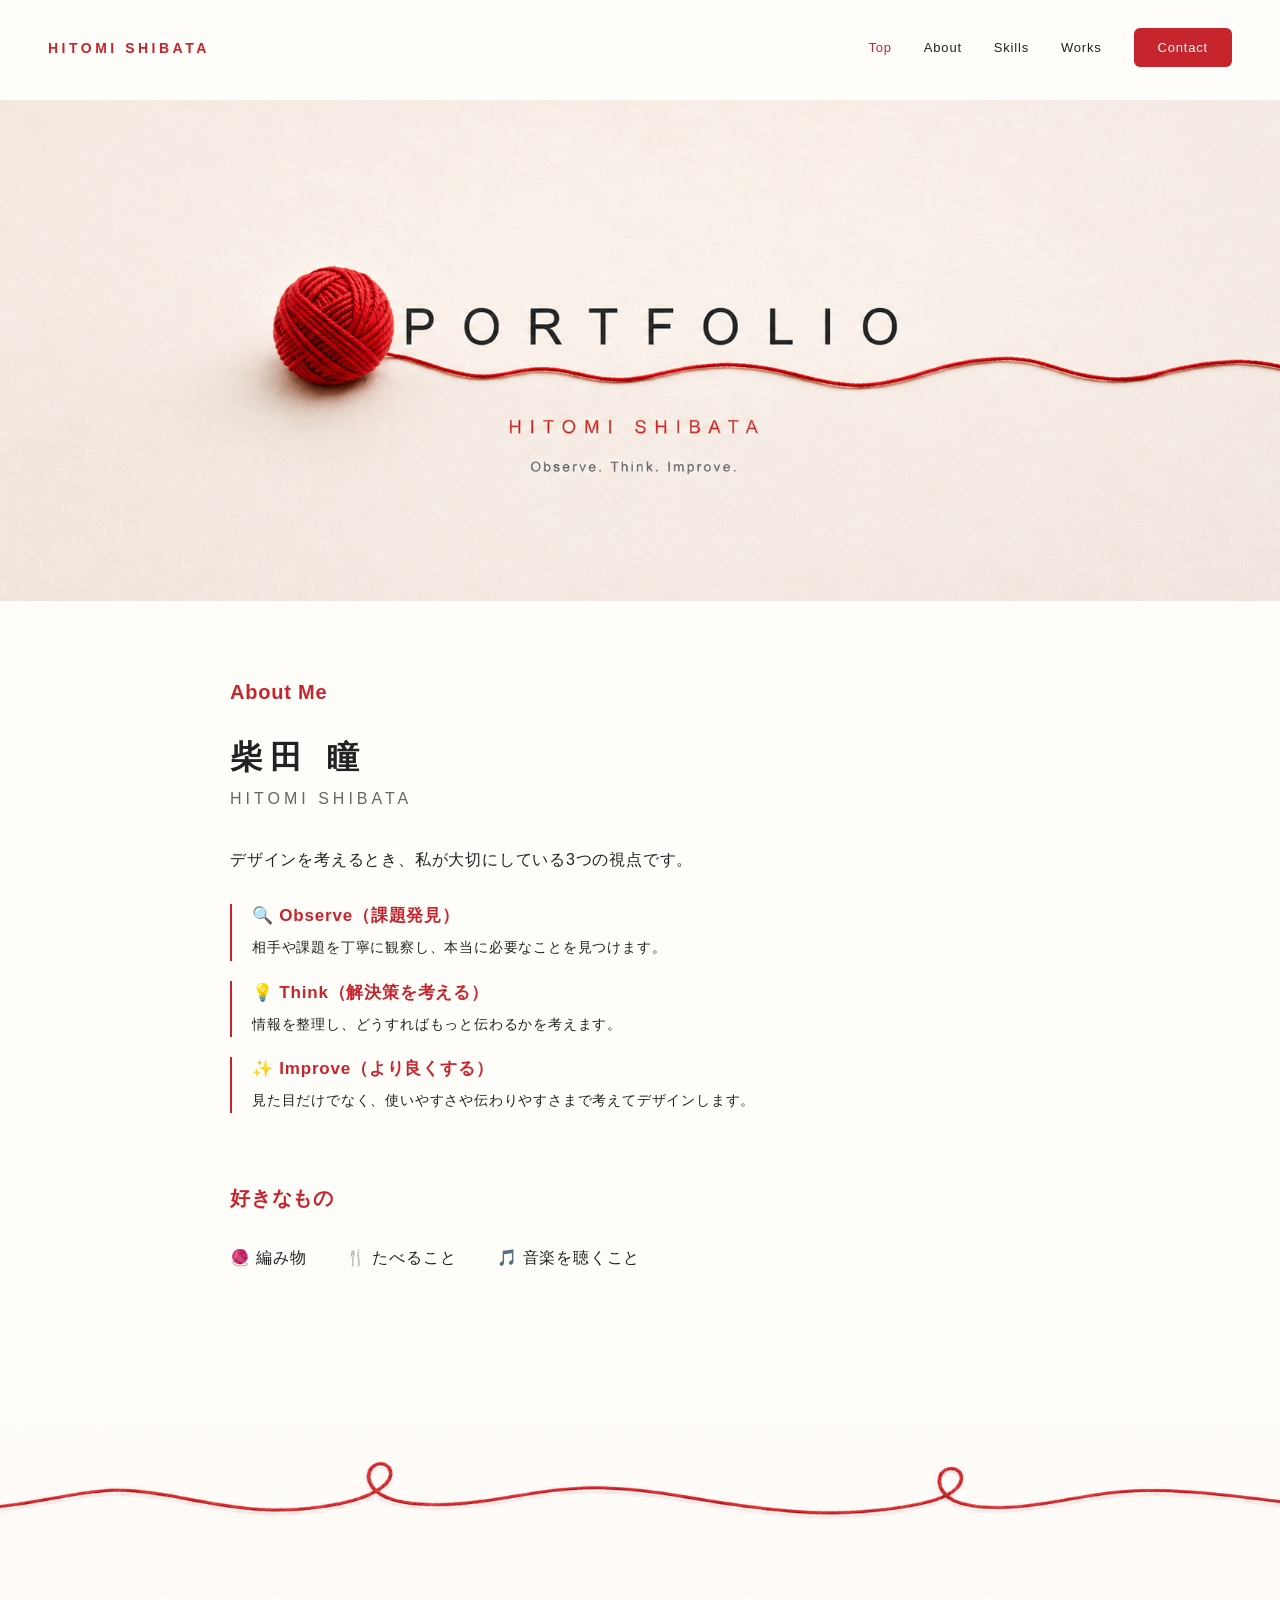
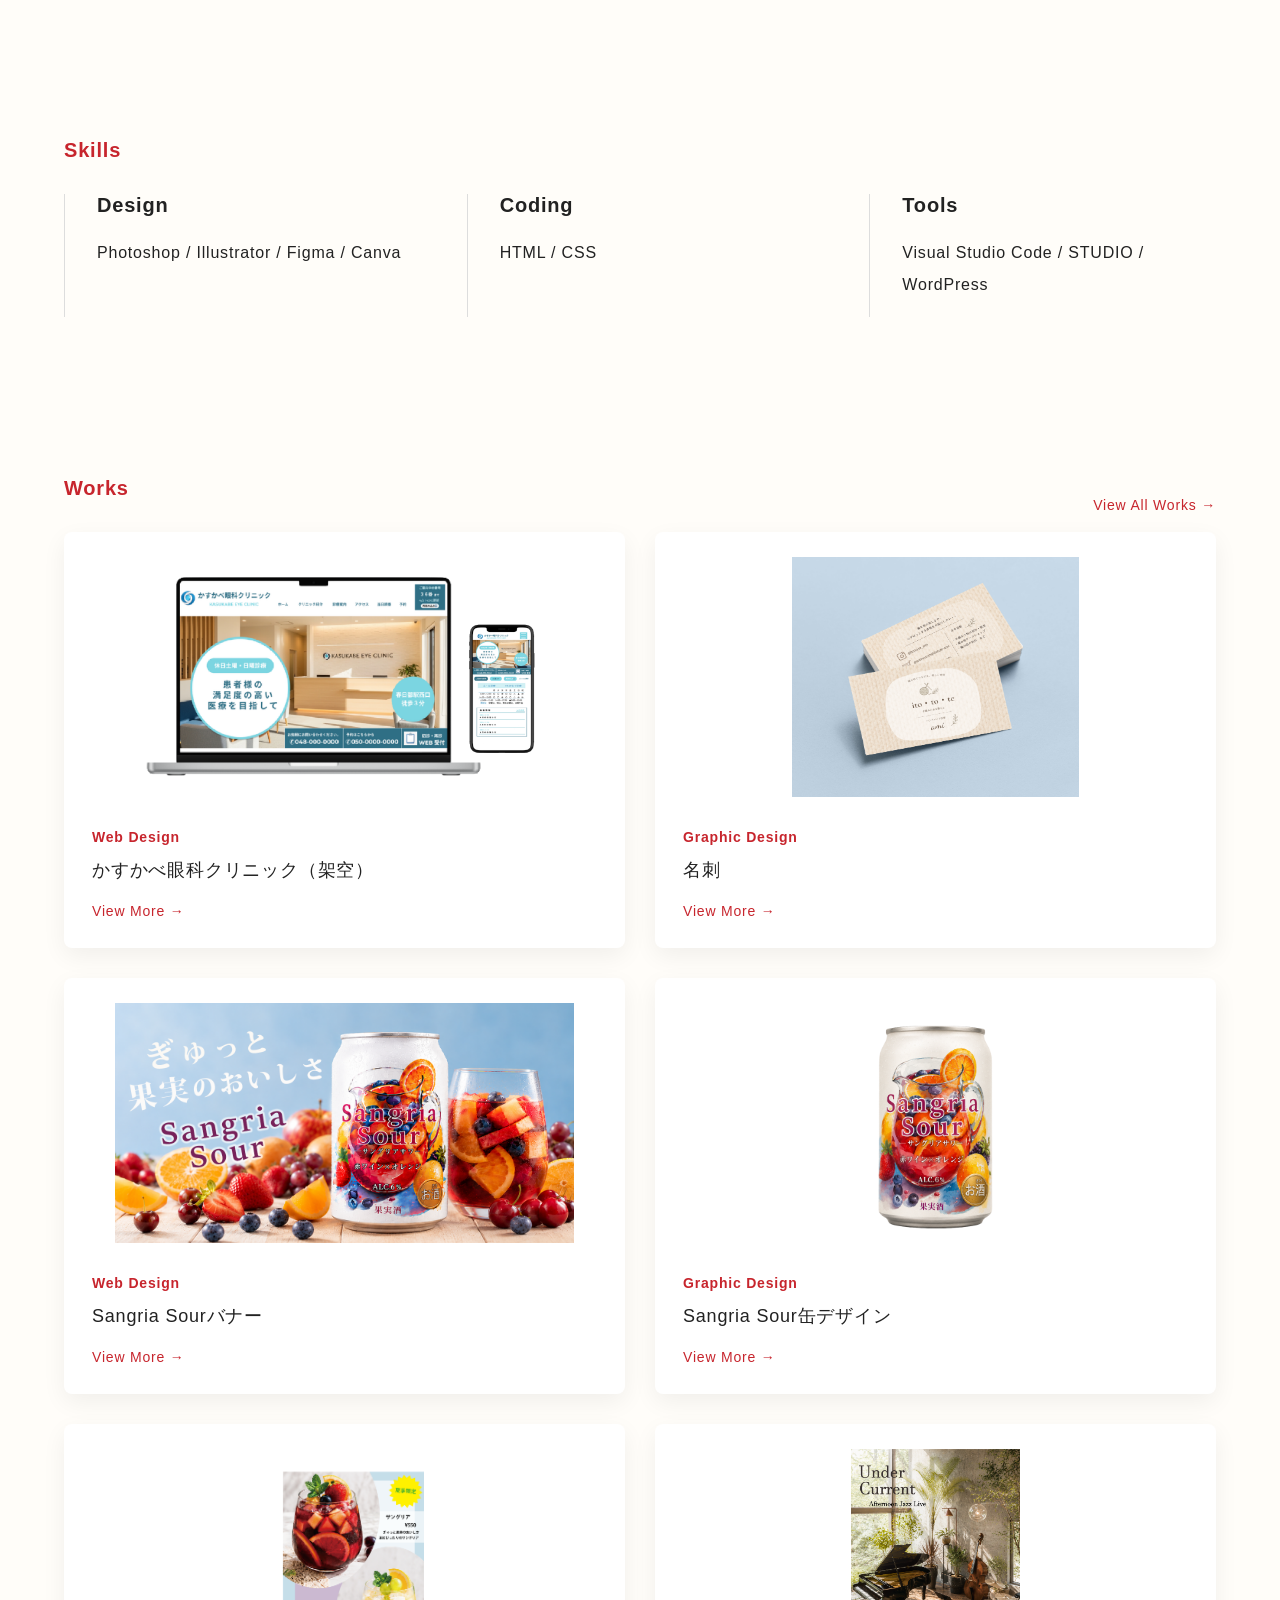
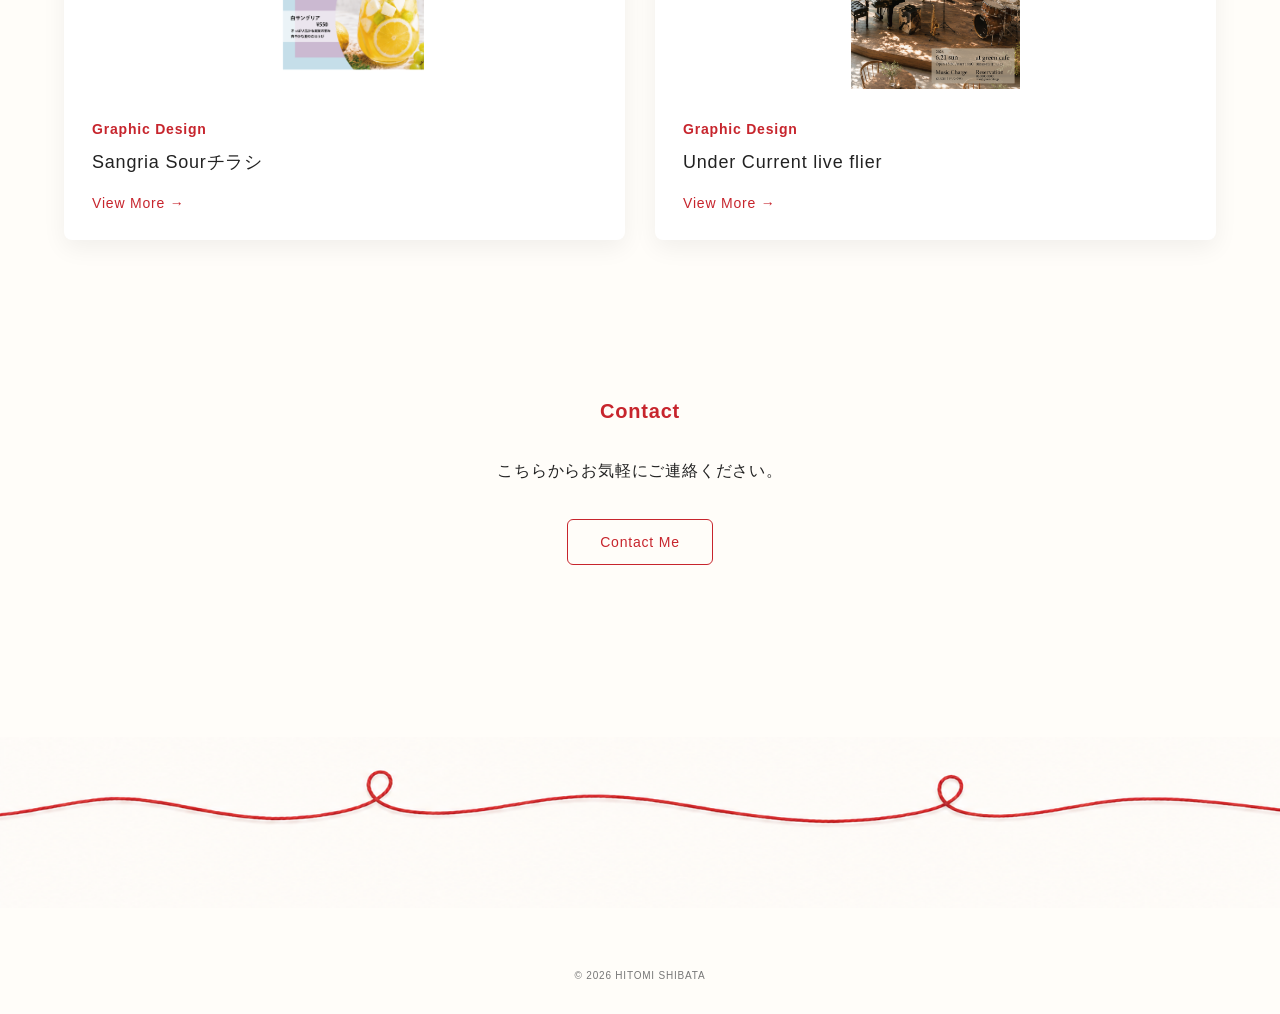
<file: PORTFOLIO/index.html>
<!DOCTYPE html>
<html lang="ja">

<head>
  <meta charset="UTF-8" />
  <meta name="viewport" content="width=device-width, initial-scale=1.0" />
  <title>HITOMI SHIBATA Portfolio</title>
  <link rel="stylesheet" href="css/style.css" />
</head>

<body>

  <header class="header">
    <div class="logo">HITOMI SHIBATA</div>
    <nav>
      <a href="#top">Top</a>
      <a href="#about">About</a>
      <a href="#skills">Skills</a>
      <a href="#works">Works</a>
      <a href="#contact" class="contact-btn">Contact</a>
    </nav>
  </header>

  <main>
    <section id="top" class="hero">
      <img src="images/yarn.png" alt="Portfolio main visual" class="hero-img">
    </section>


    <section id="about" class="about section">
      <h2>About Me</h2>

      <div class="profile">
        <h3 class="jp-name">柴田 瞳</h3>
        <p class="en-name">HITOMI SHIBATA</p>
      </div>

      <p class="about-lead">
        デザインを考えるとき、私が大切にしている3つの視点です。
      </p>

      <div class="process-list">
        <div>
          <h3>🔍 Observe（課題発見）</h3>
          <p>相手や課題を丁寧に観察し、本当に必要なことを見つけます。</p>
        </div>
        <div>
          <h3>💡 Think（解決策を考える）</h3>
          <p>情報を整理し、どうすればもっと伝わるかを考えます。</p>
        </div>
        <div>
          <h3>✨ Improve（より良くする）</h3>
          <p>見た目だけでなく、使いやすさや伝わりやすさまで考えてデザインします。</p>
        </div>
      </div>


      <div class="likes-area">
        <h2>好きなもの</h2>
        <ul class="likes">
          <li>🧶 編み物</li>
          <li>🍴 たべること</li>
          <li>🎵 音楽を聴くこと</li>
        </ul>
      </div>
    </section>

    <div class="thread-line">
      <img src="images/thread-line.png" alt="">
    </div>

    <section id="skills" class="skills section">
      <h2>Skills</h2>
      <div class="skill-grid">
        <div>
          <h3>Design</h3>
          <p>Photoshop / Illustrator / Figma / Canva</p>
        </div>
        <div>
          <h3>Coding</h3>
          <p>HTML / CSS</p>
        </div>
        <div>
          <h3>Tools</h3>
          <p>Visual Studio Code / STUDIO / WordPress</p>
        </div>
      </div>
    </section>



    <section id="works" class="works section">
      <div class="section-title">
        <h2>Works</h2>
        <a href="#">View All Works →</a>
      </div>

      <div class="work-grid">
        <article class="work-card">
          <img src="images/work-eyeclinic.png" alt="眼科サイトデザイン">
          <div>
            <p class="category">Web Design</p>
            <h3>かすかべ眼科クリニック（架空）</h3>
            <a href="eyeclinic.html">View More →</a>
          </div>
        </article>

        <article class="work-card">
          <img src="images/work-meishi.png" alt="名刺">
          <div>
            <p class="category">Graphic Design</p>
            <h3>名刺</h3>
            <a href="keito.html">View More →</a>
          </div>
        </article>

        <article class="work-card">
          <img src="images/SangriaSour-banner.png" alt="Sangriaサワーバナー">
          <div>
            <p class="category">Web Design</p>
            <h3>Sangria Sourバナー</h3>
            <a href="Sangria-banner.html">View More →</a>
          </div>
        </article>

        <article class="work-card">
          <img src="images/sangria_touka.png" alt="Sangria缶">
          <div>
            <p class="category">Graphic Design</p>
            <h3>Sangria Sour缶デザイン</h3>
            <a href="Sangria-can.html">View More →</a>
          </div>
        </article>

        <article class="work-card">
          <img src="images/Sangria-chirashi.png" alt="Sangriaチラシ">
          <div>
            <p class="category">Graphic Design</p>
            <h3>Sangria Sourチラシ</h3>
            <a href="Sangria-chirashi.html">View More →</a>
          </div>
        </article>
        <article class="work-card">
          <img src="images/live-flier.png" alt="ライブフライヤー">
          <div>
            <p class="category">Graphic Design</p>
            <h3>Under Current live flier</h3>
            <a href="Live-flier.html">View More →</a>
          </div>
        </article>

      </div>
    </section>

    <section id="contact" class="contact section">
      <div>
        <h2>Contact</h2>
        <p>こちらからお気軽にご連絡ください。</p>
        <a href="mailto:example@email.com" class="outline-btn">Contact Me</a>
      </div>
    </section>
  </main>

  <footer>
    <div class="thread-line">
      <img src="images/thread-line.png" alt="">
    </div>
    <small>© 2026 HITOMI SHIBATA</small>
  </footer>
</file>
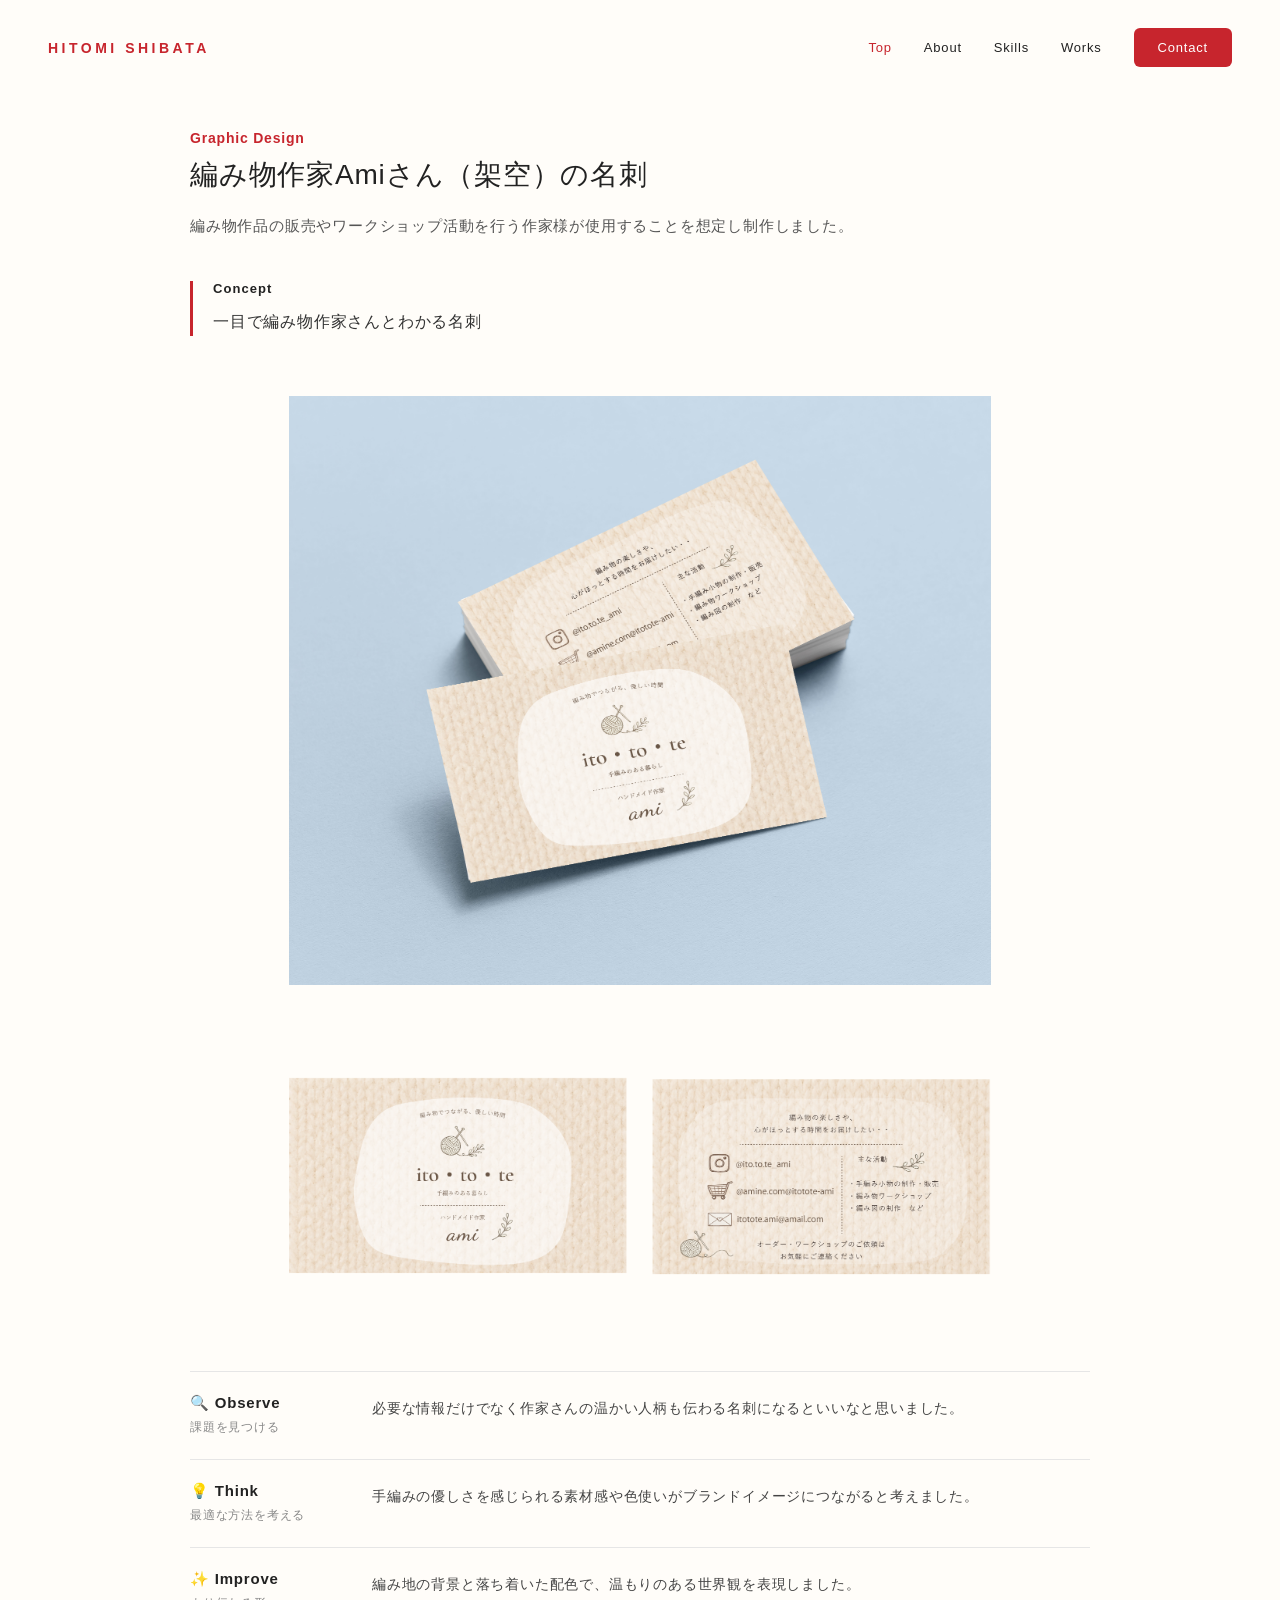
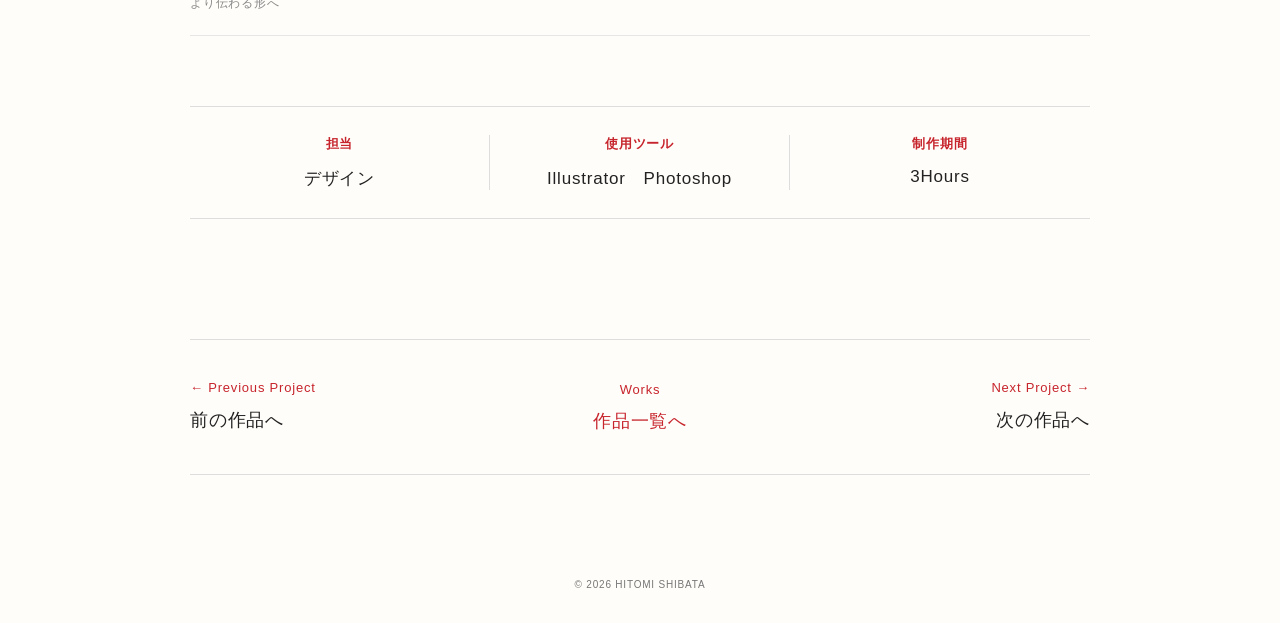
<file: PORTFOLIO/keito.html>
<!DOCTYPE html>
<html lang="ja">

<head>
  <meta charset="UTF-8">
  <meta name="viewport" content="width=device-width, initial-scale=1.0">
  <title>名刺 | HITOMI SHIBATA Portfolio</title>
  <link rel="stylesheet" href="css/style.css">
</head>

<body>
  <header class="header">
    <div class="logo">HITOMI SHIBATA</div>
    <nav>
      <a href="index.html">Top</a>
      <a href="index.html#about">About</a>
      <a href="index.html#skills">Skills</a>
      <a href="index.html#works">Works</a>
      <a href="index.html#contact" class="contact-btn">Contact</a>
    </nav>
  </header>

  <main class="detail">

    <section class="detail-hero">

      <p class="category">Graphic Design</p>

      <h1>編み物作家Amiさん（架空）の名刺</h1>

      <p class="lead">
        編み物作品の販売やワークショップ活動を行う作家様が使用することを想定し制作しました。
      </p>

      <div class="concept">

        <h2>Concept</h2>

        <p>
          一目で編み物作家さんとわかる名刺
        </p>

      </div>

    </section>

    <section class="detail-main">
      <img src="images/work-meishi.png" alt="Ami様の名刺デザイン1">
      <img src="images/meishi-yoko.png" alt="Ami様の名刺デザイン2">
    </section>

    <section class="process">

      <div class="process-item">

        <div class="process-head">
          <h3>🔍 Observe</h3>
          <p class="process-sub">課題を見つける</p>
        </div>

        <div class="process-body">
          必要な情報だけでなく作家さんの温かい人柄も伝わる名刺になるといいなと思いました。
        </div>

      </div>

      <div class="process-item">

        <div class="process-head">
          <h3>💡 Think</h3>
          <p class="process-sub">最適な方法を考える</p>
        </div>

        <div class="process-body">
          手編みの優しさを感じられる素材感や色使いがブランドイメージにつながると考えました。
        </div>

      </div>

      <div class="process-item">

        <div class="process-head">
          <h3>✨ Improve</h3>
          <p class="process-sub">より伝わる形へ</p>
        </div>

        <div class="process-body">
          編み地の背景と落ち着いた配色で、温もりのある世界観を表現しました。
        </div>

      </div>

    </section>

    <section class="project-simple">
      <div>
        <p>担当</p>
        <strong>デザイン</strong>
      </div>
      <div>
        <p>使用ツール</p>
        <strong>Illustrator　Photoshop</strong>
      </div>
      <div>
        <p>制作期間</p>
        <strong>3Hours</strong>
      </div>
    </section>


    <section class="work-navigation">
      <a href="eyeclinic.html" class="prev-work">
        <span class="nav-title">← Previous Project</span>
        <span class="nav-name">前の作品へ</span>
      </a>

      <a href="index.html#works" class="work-list">
        <span class="nav-title">Works</span>
        <span class="arrow">作品一覧へ</span>
      </a>

      <a href="Sangria-can.html" class="next-work">
        <span class="nav-title">Next Project →</span>
        <span class="nav-name">次の作品へ</span>
      </a>
    </section>

  </main>

  <footer>
    <small>© 2026 HITOMI SHIBATA</small>
  </footer>
</body>

</html>
</file>
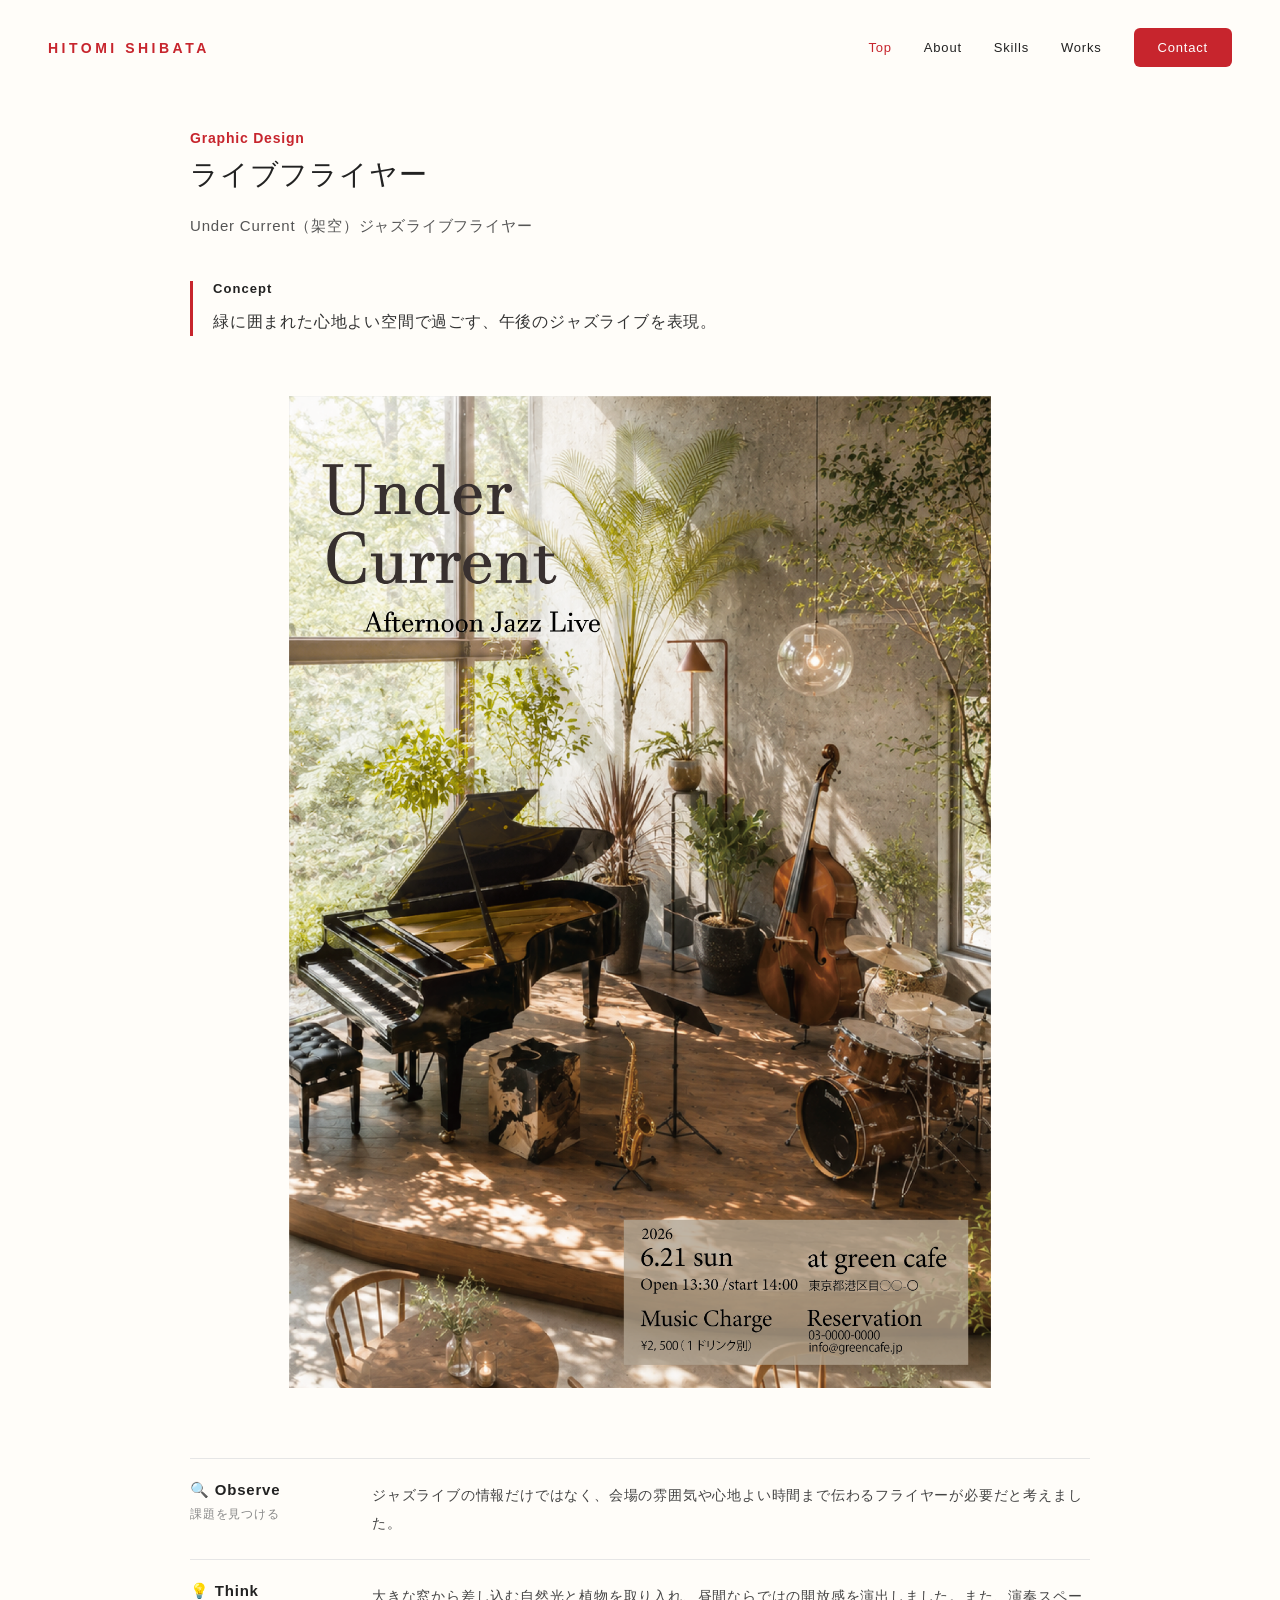
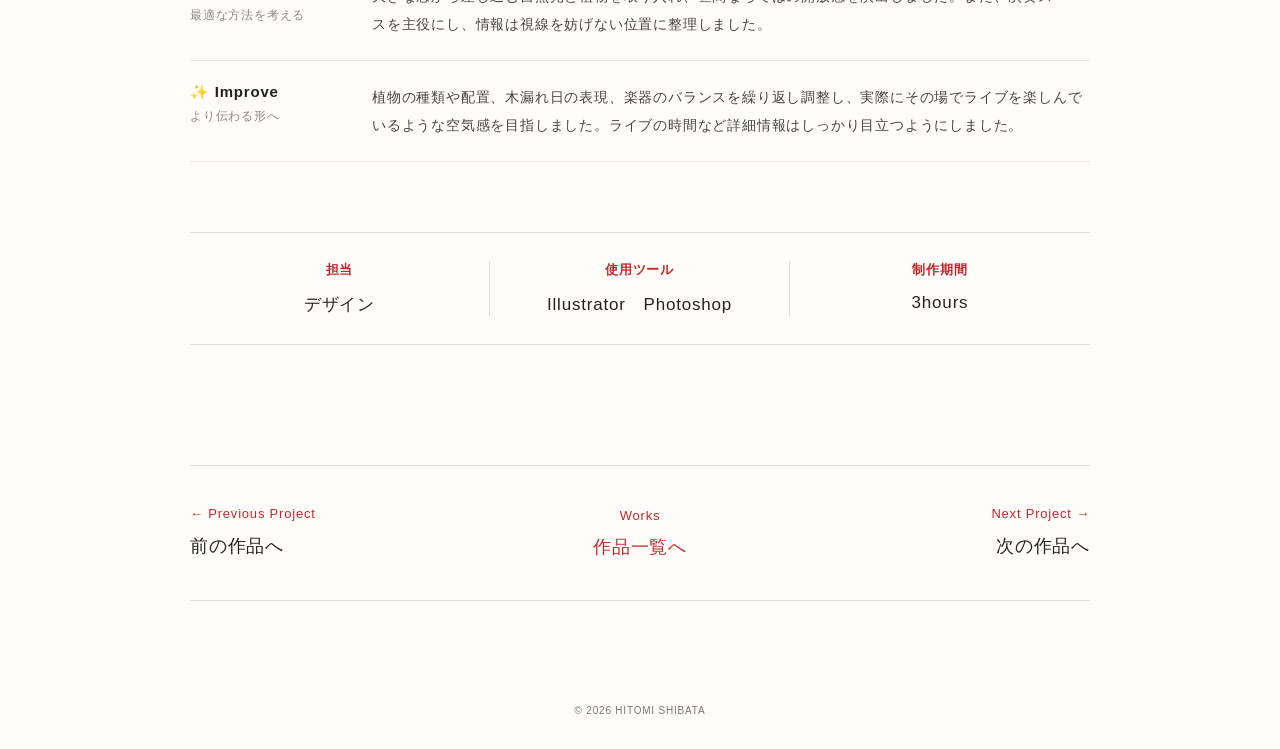
<file: PORTFOLIO/Live-flier.html>
<!DOCTYPE html>
<html lang="ja">

<head>
  <meta charset="UTF-8">
  <meta name="viewport" content="width=device-width, initial-scale=1.0">
  <title>live-flier | HITOMI SHIBATA Portfolio</title>
  <link rel="stylesheet" href="css/style.css">
</head>

<body>
  <header class="header">
    <div class="logo">HITOMI SHIBATA</div>
    <nav>
      <a href="index.html">Top</a>
      <a href="index.html#about">About</a>
      <a href="index.html#skills">Skills</a>
      <a href="index.html#works">Works</a>
      <a href="index.html#contact" class="contact-btn">Contact</a>
    </nav>
  </header>

  <main class="detail">

    <section class="detail-hero">

      <p class="category">Graphic Design</p>

      <h1>ライブフライヤー</h1>

      <p class="lead">
        Under Current（架空）ジャズライブフライヤー
      </p>

      <div class="concept">

        <h2>Concept</h2>

        <p>
          緑に囲まれた心地よい空間で過ごす、午後のジャズライブを表現。
        </p>

      </div>

    </section>

    <section class="detail-main">
      <img src="images/live-flier.png" alt="Under Current（架空）ジャズライブフライヤー">
    </section>

    <section class="process">

      <div class="process-item">

        <div class="process-head">
          <h3>🔍 Observe</h3>
          <p class="process-sub">課題を見つける</p>
        </div>

        <div class="process-body">
          ジャズライブの情報だけではなく、会場の雰囲気や心地よい時間まで伝わるフライヤーが必要だと考えました。
        </div>

      </div>

      <div class="process-item">

        <div class="process-head">
          <h3>💡 Think</h3>
          <p class="process-sub">最適な方法を考える</p>
        </div>

        <div class="process-body">
          大きな窓から差し込む自然光と植物を取り入れ、昼間ならではの開放感を演出しました。また、演奏スペースを主役にし、情報は視線を妨げない位置に整理しました。
        </div>

      </div>

      <div class="process-item">

        <div class="process-head">
          <h3>✨ Improve</h3>
          <p class="process-sub">より伝わる形へ</p>
        </div>

        <div class="process-body">
          植物の種類や配置、木漏れ日の表現、楽器のバランスを繰り返し調整し、実際にその場でライブを楽しんでいるような空気感を目指しました。ライブの時間など詳細情報はしっかり目立つようにしました。
        </div>

      </div>

    </section>

    <section class="project-simple">
      <div>
        <p>担当</p>
        <strong>デザイン</strong>
      </div>
      <div>
        <p>使用ツール</p>
        <strong>Illustrator　Photoshop</strong>
      </div>
      <div>
        <p>制作期間</p>
        <strong>3hours</strong>
      </div>
    </section>


    <section class="work-navigation">
      <a href="Sangria-chirashi.html" class="prev-work">
        <span class="nav-title">← Previous Project</span>
        <span class="nav-name">前の作品へ</span>
      </a>

      <a href="index.html#works" class="work-list">
        <span class="nav-title">Works</span>
        <span class="arrow">作品一覧へ</span>
      </a>

      <a href="sangria.html" class="next-work">
        <span class="nav-title">Next Project →</span>
        <span class="nav-name">次の作品へ</span>
      </a>
    </section>

  </main>

  <footer>
    <small>© 2026 HITOMI SHIBATA</small>
  </footer>
</body>

</html>
</file>
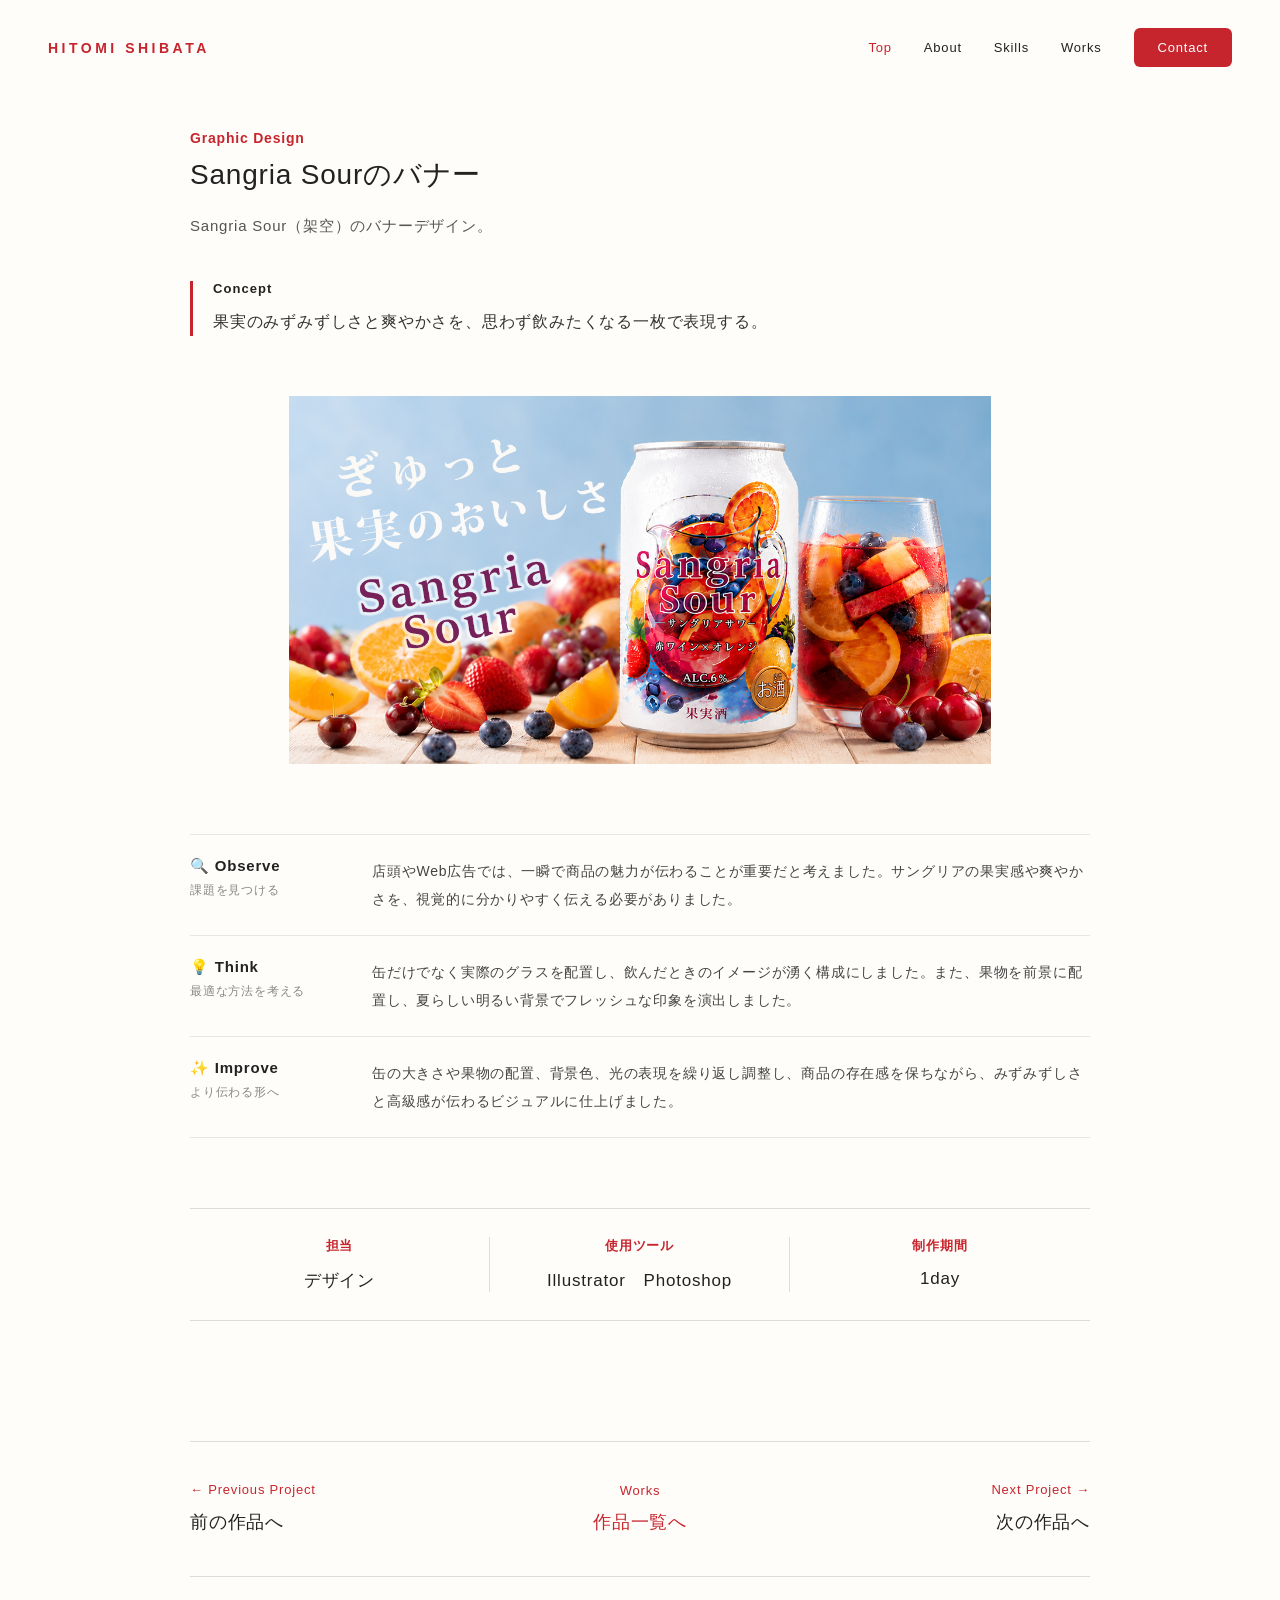
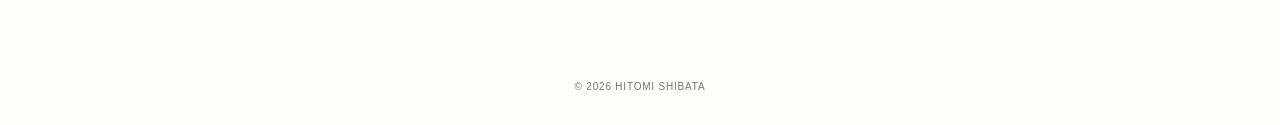
<file: PORTFOLIO/Sangria-banner.html>
<!DOCTYPE html>
<html lang="ja">

<head>
  <meta charset="UTF-8">
  <meta name="viewport" content="width=device-width, initial-scale=1.0">
  <title>SangriaSour缶バナー | HITOMI SHIBATA Portfolio</title>
  <link rel="stylesheet" href="css/style.css">
</head>

<body>
  <header class="header">
    <div class="logo">HITOMI SHIBATA</div>
    <nav>
      <a href="index.html">Top</a>
      <a href="index.html#about">About</a>
      <a href="index.html#skills">Skills</a>
      <a href="index.html#works">Works</a>
      <a href="index.html#contact" class="contact-btn">Contact</a>
    </nav>
  </header>

  <main class="detail">

    <section class="detail-hero">

      <p class="category">Graphic Design</p>

      <h1>Sangria Sourのバナー</h1>

      <p class="lead">
        Sangria Sour（架空）のバナーデザイン。
      </p>

      <div class="concept">

        <h2>Concept</h2>

        <p>
          果実のみずみずしさと爽やかさを、思わず飲みたくなる一枚で表現する。
        </p>

      </div>

    </section>

    <section class="detail-main">
      <img src="images/SangriaSour-banner.png" alt="Sangria Sourのバナーデザイン">
    </section>

    <section class="process">

      <div class="process-item">

        <div class="process-head">
          <h3>🔍 Observe</h3>
          <p class="process-sub">課題を見つける</p>
        </div>

        <div class="process-body">
          店頭やWeb広告では、一瞬で商品の魅力が伝わることが重要だと考えました。サングリアの果実感や爽やかさを、視覚的に分かりやすく伝える必要がありました。
        </div>

      </div>

      <div class="process-item">

        <div class="process-head">
          <h3>💡 Think</h3>
          <p class="process-sub">最適な方法を考える</p>
        </div>

        <div class="process-body">
          缶だけでなく実際のグラスを配置し、飲んだときのイメージが湧く構成にしました。また、果物を前景に配置し、夏らしい明るい背景でフレッシュな印象を演出しました。
        </div>

      </div>

      <div class="process-item">

        <div class="process-head">
          <h3>✨ Improve</h3>
          <p class="process-sub">より伝わる形へ</p>
        </div>

        <div class="process-body">
          缶の大きさや果物の配置、背景色、光の表現を繰り返し調整し、商品の存在感を保ちながら、みずみずしさと高級感が伝わるビジュアルに仕上げました。
        </div>

      </div>

    </section>

    <section class="project-simple">
      <div>
        <p>担当</p>
        <strong>デザイン</strong>
      </div>
      <div>
        <p>使用ツール</p>
        <strong>Illustrator　Photoshop</strong>
      </div>
      <div>
        <p>制作期間</p>
        <strong>1day</strong>
      </div>
    </section>


    <section class="work-navigation">
      <a href="Sangria-can.html" class="prev-work">
        <span class="nav-title">← Previous Project</span>
        <span class="nav-name">前の作品へ</span>
      </a>

      <a href="index.html#works" class="work-list">
        <span class="nav-title">Works</span>
        <span class="arrow">作品一覧へ</span>
      </a>

      <a href="Sangria-chirashi.html" class="next-work">
        <span class="nav-title">Next Project →</span>
        <span class="nav-name">次の作品へ</span>
      </a>
    </section>

  </main>

  <footer>
    <small>© 2026 HITOMI SHIBATA</small>
  </footer>
</body>

</html>
</file>
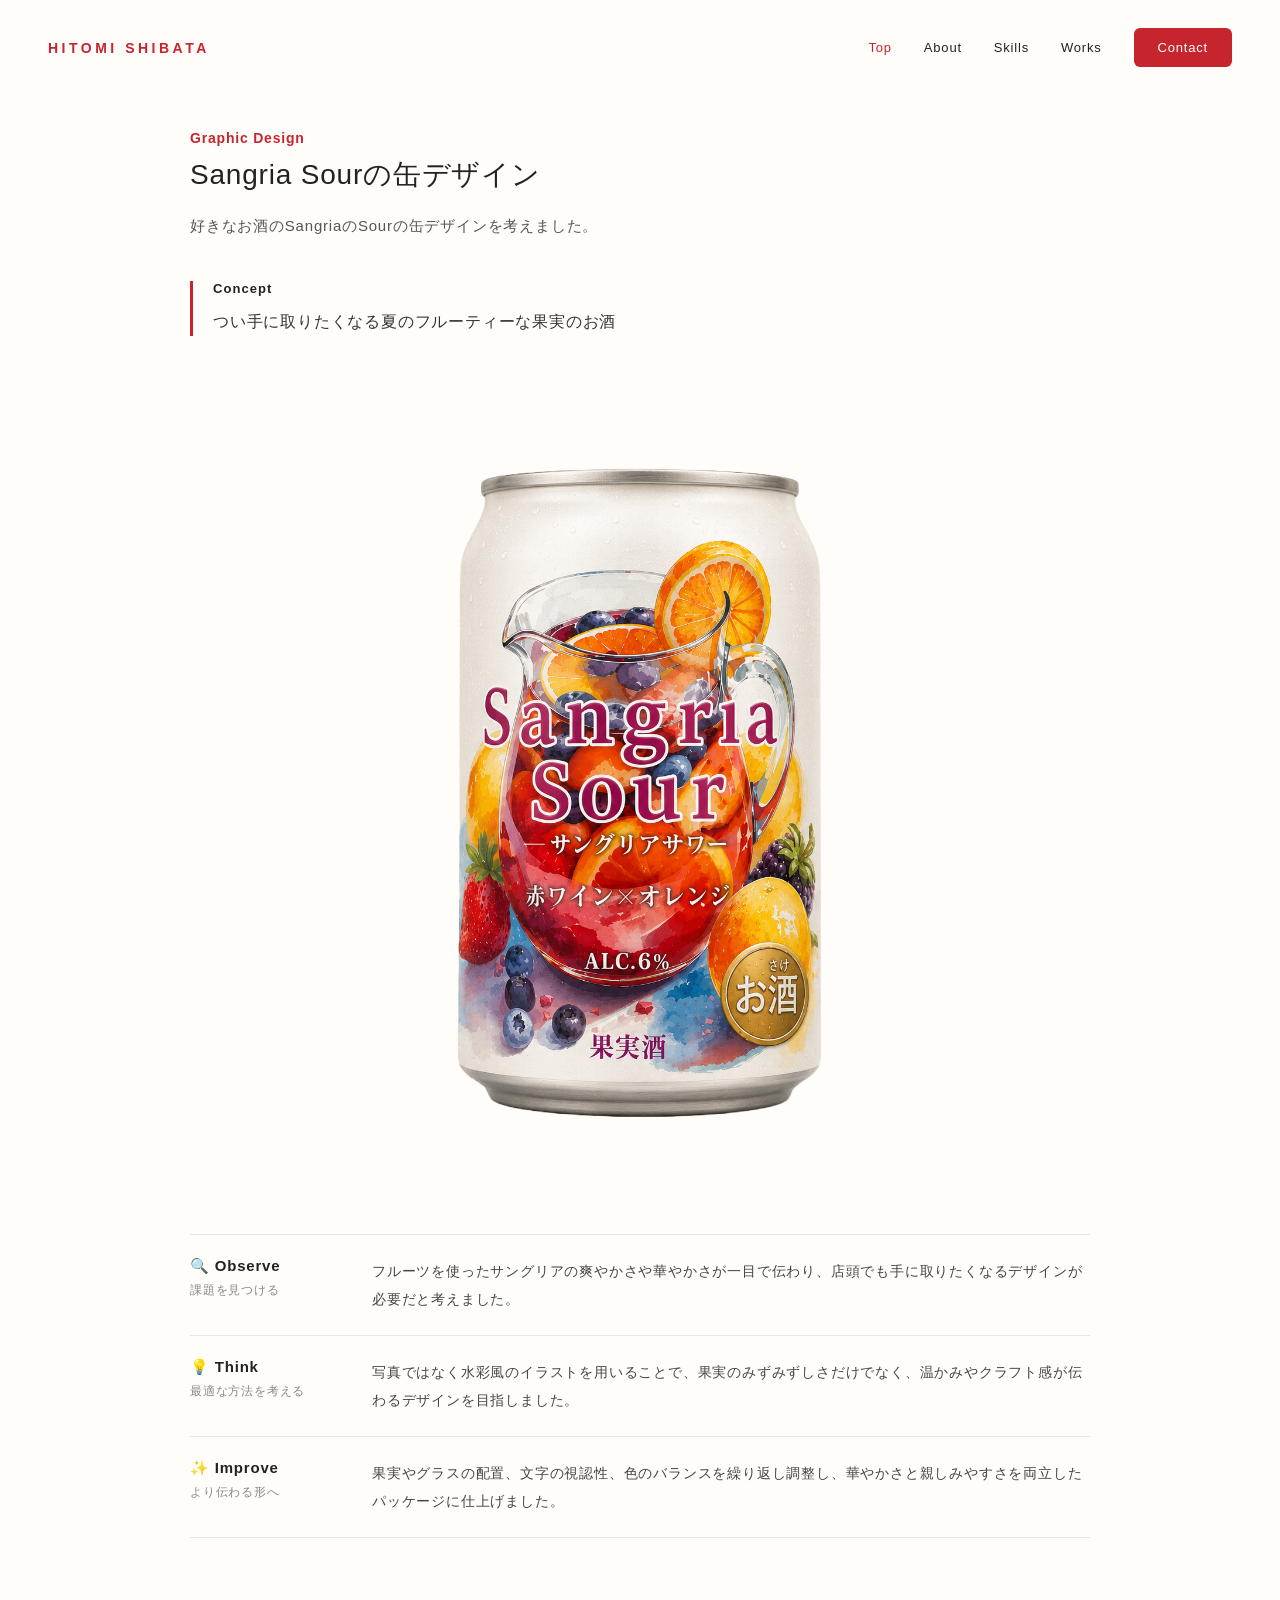
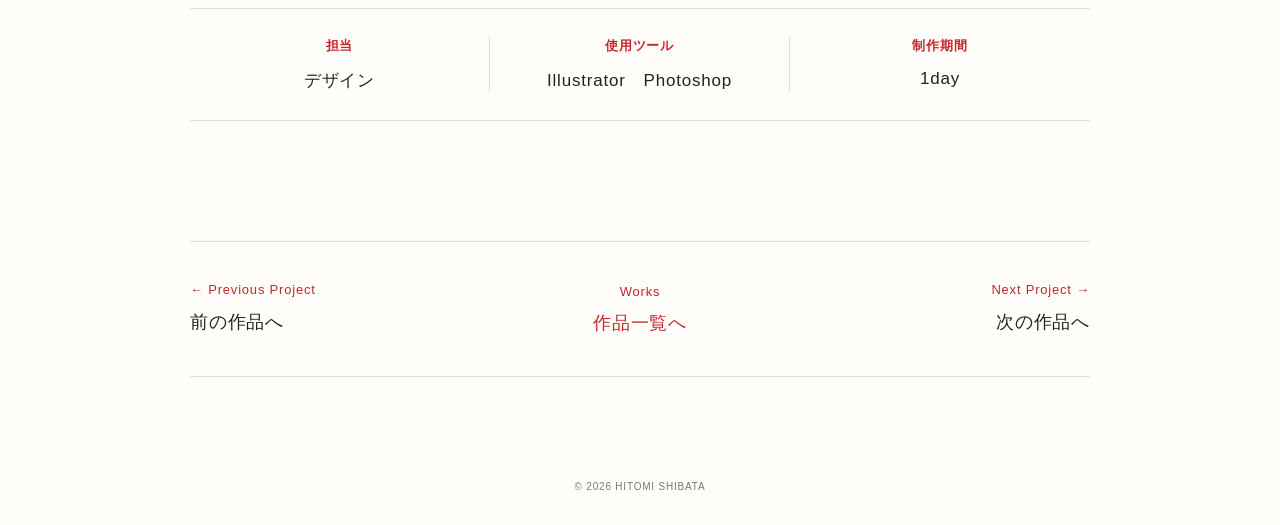
<file: PORTFOLIO/Sangria-can.html>
<!DOCTYPE html>
<html lang="ja">

<head>
  <meta charset="UTF-8">
  <meta name="viewport" content="width=device-width, initial-scale=1.0">
  <title>SangriaSour缶 | HITOMI SHIBATA Portfolio</title>
  <link rel="stylesheet" href="css/style.css">
</head>

<body>
  <header class="header">
    <div class="logo">HITOMI SHIBATA</div>
    <nav>
      <a href="index.html">Top</a>
      <a href="index.html#about">About</a>
      <a href="index.html#skills">Skills</a>
      <a href="index.html#works">Works</a>
      <a href="index.html#contact" class="contact-btn">Contact</a>
    </nav>
  </header>

  <main class="detail">

    <section class="detail-hero">

      <p class="category">Graphic Design</p>

      <h1>Sangria Sourの缶デザイン</h1>

      <p class="lead">
        好きなお酒のSangriaのSourの缶デザインを考えました。
      </p>

      <div class="concept">

        <h2>Concept</h2>

        <p>
          つい手に取りたくなる夏のフルーティーな果実のお酒
        </p>

      </div>

    </section>

    <section class="detail-main">
      <img src="images/sangria_touka.png" alt="Sangria Sourの缶デザイン">
    </section>

    <section class="process">

      <div class="process-item">

        <div class="process-head">
          <h3>🔍 Observe</h3>
          <p class="process-sub">課題を見つける</p>
        </div>

        <div class="process-body">
          フルーツを使ったサングリアの爽やかさや華やかさが一目で伝わり、店頭でも手に取りたくなるデザインが必要だと考えました。
        </div>

      </div>

      <div class="process-item">

        <div class="process-head">
          <h3>💡 Think</h3>
          <p class="process-sub">最適な方法を考える</p>
        </div>

        <div class="process-body">
          写真ではなく水彩風のイラストを用いることで、果実のみずみずしさだけでなく、温かみやクラフト感が伝わるデザインを目指しました。
        </div>

      </div>

      <div class="process-item">

        <div class="process-head">
          <h3>✨ Improve</h3>
          <p class="process-sub">より伝わる形へ</p>
        </div>

        <div class="process-body">
          果実やグラスの配置、文字の視認性、色のバランスを繰り返し調整し、華やかさと親しみやすさを両立したパッケージに仕上げました。
        </div>

      </div>

    </section>

    <section class="project-simple">
      <div>
        <p>担当</p>
        <strong>デザイン</strong>
      </div>
      <div>
        <p>使用ツール</p>
        <strong>Illustrator　Photoshop</strong>
      </div>
      <div>
        <p>制作期間</p>
        <strong>1day</strong>
      </div>
    </section>


    <section class="work-navigation">
      <a href="meishi.html" class="prev-work">
        <span class="nav-title">← Previous Project</span>
        <span class="nav-name">前の作品へ</span>
      </a>

      <a href="index.html#works" class="work-list">
        <span class="nav-title">Works</span>
        <span class="arrow">作品一覧へ</span>
      </a>

      <a href="Sangria-banner.html" class="next-work">
        <span class="nav-title">Next Project →</span>
        <span class="nav-name">次の作品へ</span>
      </a>
    </section>

  </main>

  <footer>
    <small>© 2026 HITOMI SHIBATA</small>
  </footer>
</body>

</html>
</file>
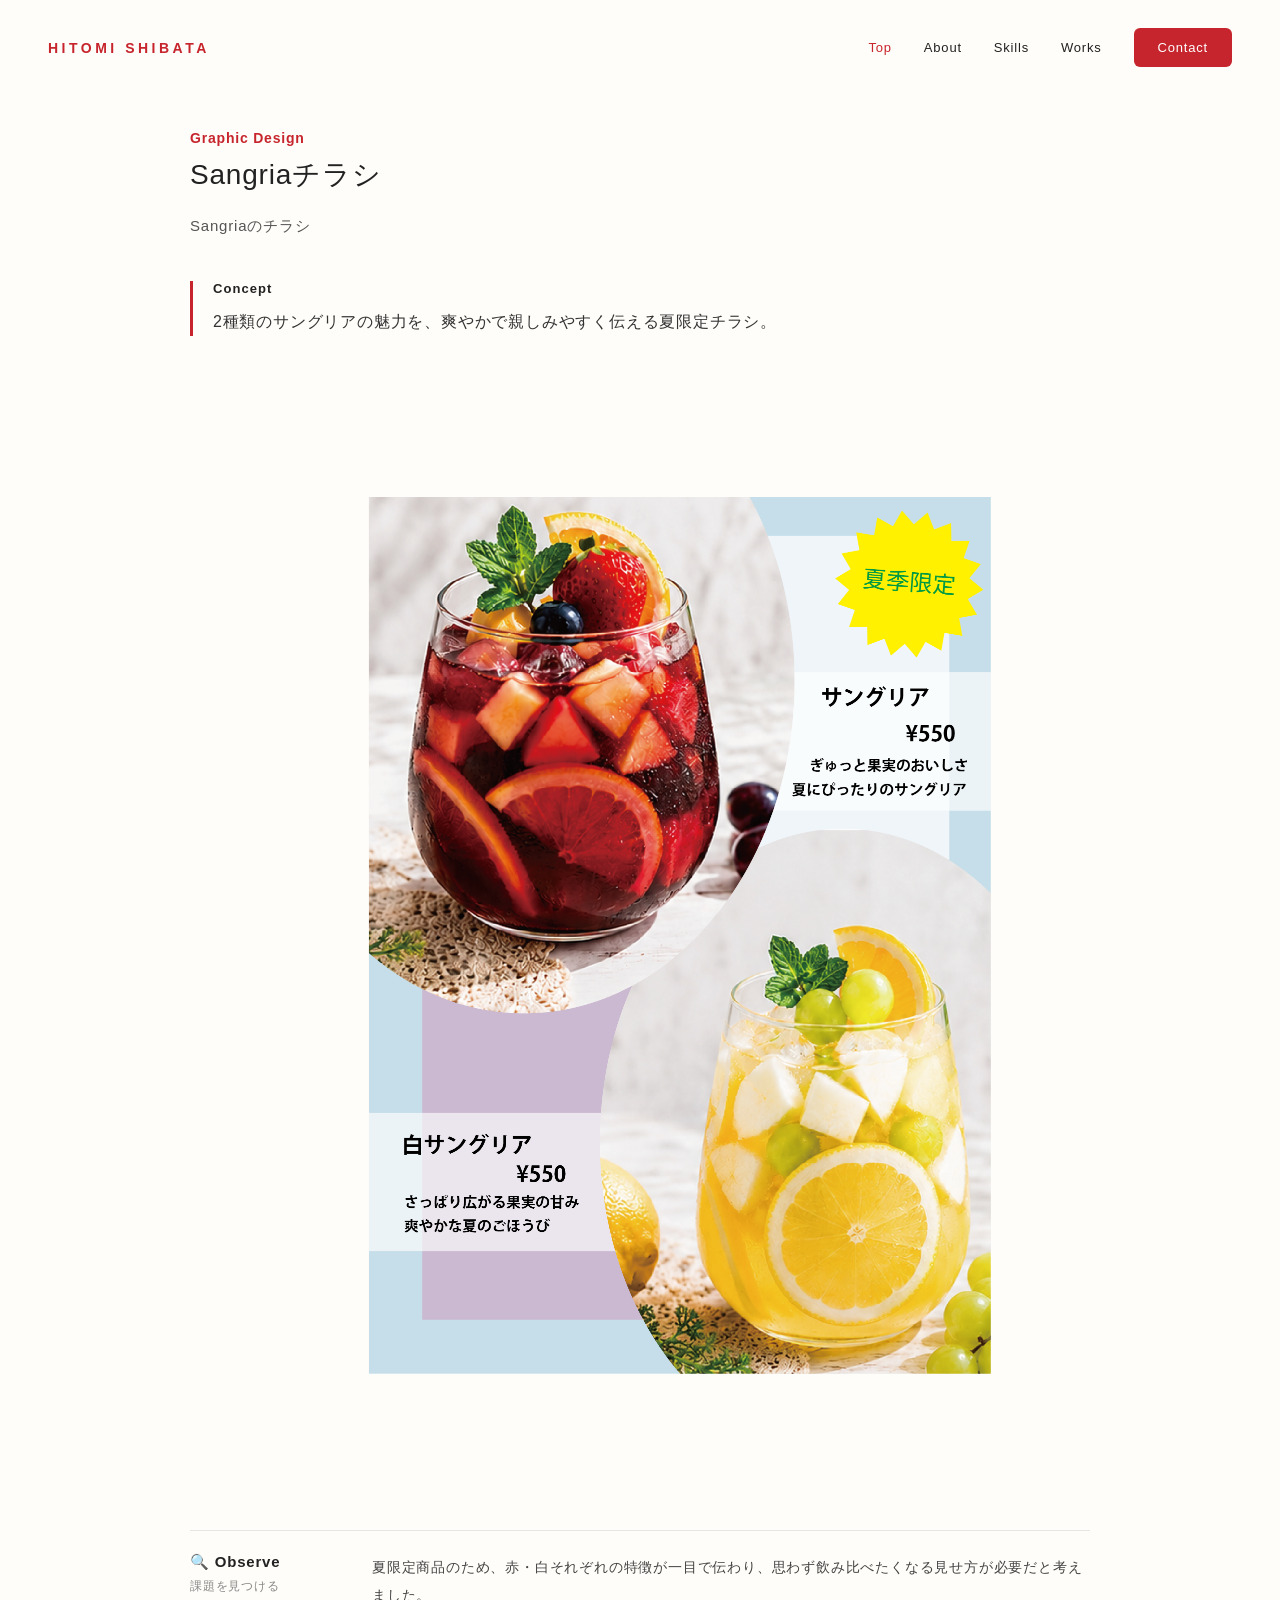
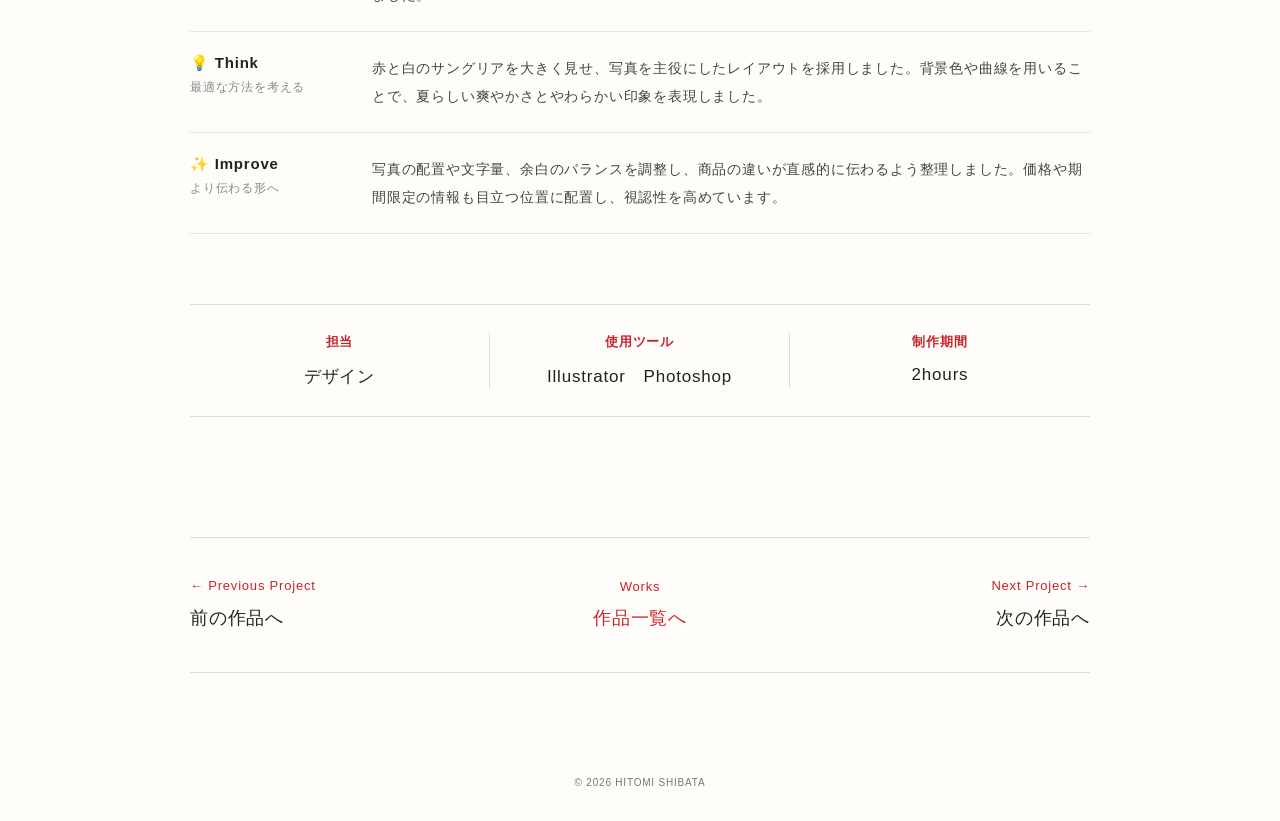
<file: PORTFOLIO/Sangria-chirashi.html>
<!DOCTYPE html>
<html lang="ja">

<head>
  <meta charset="UTF-8">
  <meta name="viewport" content="width=device-width, initial-scale=1.0">
  <title>Sangriaチラシ | HITOMI SHIBATA Portfolio</title>
  <link rel="stylesheet" href="css/style.css">
</head>

<body>
  <header class="header">
    <div class="logo">HITOMI SHIBATA</div>
    <nav>
      <a href="index.html">Top</a>
      <a href="index.html#about">About</a>
      <a href="index.html#skills">Skills</a>
      <a href="index.html#works">Works</a>
      <a href="index.html#contact" class="contact-btn">Contact</a>
    </nav>
  </header>

  <main class="detail">

    <section class="detail-hero">

      <p class="category">Graphic Design</p>

      <h1>Sangriaチラシ</h1>

      <p class="lead">
        Sangriaのチラシ
      </p>

      <div class="concept">

        <h2>Concept</h2>

        <p>
          2種類のサングリアの魅力を、爽やかで親しみやすく伝える夏限定チラシ。
        </p>

      </div>

    </section>

    <section class="detail-main">
      <img src="images/Sangria-chirashi.png" alt="Sangriaチラシデザイン">
    </section>

    <section class="process">

      <div class="process-item">

        <div class="process-head">
          <h3>🔍 Observe</h3>
          <p class="process-sub">課題を見つける</p>
        </div>

        <div class="process-body">
          夏限定商品のため、赤・白それぞれの特徴が一目で伝わり、思わず飲み比べたくなる見せ方が必要だと考えました。
        </div>

      </div>

      <div class="process-item">

        <div class="process-head">
          <h3>💡 Think</h3>
          <p class="process-sub">最適な方法を考える</p>
        </div>

        <div class="process-body">
          赤と白のサングリアを大きく見せ、写真を主役にしたレイアウトを採用しました。背景色や曲線を用いることで、夏らしい爽やかさとやわらかい印象を表現しました。
        </div>

      </div>

      <div class="process-item">

        <div class="process-head">
          <h3>✨ Improve</h3>
          <p class="process-sub">より伝わる形へ</p>
        </div>

        <div class="process-body">
          写真の配置や文字量、余白のバランスを調整し、商品の違いが直感的に伝わるよう整理しました。価格や期間限定の情報も目立つ位置に配置し、視認性を高めています。
        </div>

      </div>

    </section>

    <section class="project-simple">
      <div>
        <p>担当</p>
        <strong>デザイン</strong>
      </div>
      <div>
        <p>使用ツール</p>
        <strong>Illustrator　Photoshop</strong>
      </div>
      <div>
        <p>制作期間</p>
        <strong>2hours</strong>
      </div>
    </section>


    <section class="work-navigation">
      <a href="Sangria-banner.html" class="prev-work">
        <span class="nav-title">← Previous Project</span>
        <span class="nav-name">前の作品へ</span>
      </a>

      <a href="index.html#works" class="work-list">
        <span class="nav-title">Works</span>
        <span class="arrow">作品一覧へ</span>
      </a>

      <a href="Live-flier.html" class="next-work">
        <span class="nav-title">Next Project →</span>
        <span class="nav-name">次の作品へ</span>
      </a>
    </section>

  </main>

  <footer>
    <small>© 2026 HITOMI SHIBATA</small>
  </footer>
</body>

</html>
</file>
<file: PORTFOLIO/css/style.css>
/* =========================================================
   HITOMI SHIBATA Portfolio
   style.css
   ---------------------------------------------------------
   構成：
   1. 共通設定
   2. Header / Footer
   3. Top Page
   4. Works Detail Page
   5. Responsive
========================================================= */


/* =========================================================
   1. 共通設定
========================================================= */

* {
  box-sizing: border-box;
}

html {
  scroll-behavior: smooth;
}

body {
  margin: 0;
  font-family: "Helvetica Neue", Arial, sans-serif;
  color: #222;
  background: #fffdf9;
  letter-spacing: 0.05em;
}

a {
  color: inherit;
  text-decoration: none;
}

img {
  max-width: 100%;
  height: auto;
}

h1,
h2,
h3,
p {
  margin-top: 0;
}


/* =========================================================
   2. Header / Footer
========================================================= */

.header {
  width: 100%;
  padding: 28px 48px;
  display: flex;
  justify-content: space-between;
  align-items: center;
  position: fixed;
  top: 0;
  z-index: 10;
  background: rgba(255, 253, 249, 0.9);
  backdrop-filter: blur(10px);
}

.logo {
  color: #c7252d;
  font-size: 14px;
  font-weight: bold;
  letter-spacing: 0.25em;
}

nav {
  display: flex;
  gap: 32px;
  align-items: center;
  font-size: 13px;
}

nav a:first-child {
  color: #c7252d;
}

.contact-btn {
  background: #c7252d;
  color: #fff;
  padding: 12px 24px;
  border-radius: 6px;
}

footer {
  text-align: center;
  padding: 32px 0;
  color: #777;
  font-size: 12px;
}


/* =========================================================
   3. Top Page
========================================================= */

/* ---------- Hero ---------- */

.hero {
  width: 100%;
  padding: 0;
  margin-top: 100px;
  background: #fffdf9;
}

.hero-img {
  width: 100%;
  display: block;
}


/* ---------- Common Section ---------- */

.section {
  width: min(1200px, 90%);
  margin: 0 auto;
  padding: 80px 0;
}

.section h2,
h2 {
  color: #c7252d;
  font-size: 20px;
  margin-bottom: 32px;
}


/* ---------- About ---------- */

.about {
  display: block;
  max-width: 820px;
}

.profile {
  display: block;
  margin-bottom: 36px;
}

.jp-name {
  font-size: 32px;
  letter-spacing: 0.25em;
  margin: 0 0 10px;
}

.en-name {
  color: #666;
  letter-spacing: 0.25em;
  margin: 0;
}

.about-lead {
  line-height: 2;
  margin-bottom: 28px;
}

.process-list {
  display: grid;
  gap: 20px;
  margin: 28px 0 36px;
}

.process-list div {
  border-left: 2px solid #c7252d;
  padding-left: 20px;
}

.process-list h3 {
  color: #c7252d;
  font-size: 17px;
  margin: 0 0 8px;
}

.process-list p {
  font-size: 14px;
  line-height: 1.8;
  margin: 0;
}

.outline-btn {
  display: inline-block;
  border: 1px solid #c7252d;
  color: #c7252d;
  padding: 14px 32px;
  border-radius: 6px;
  font-size: 14px;
}

.likes-area {
  margin-top: 72px;
}

.likes {
  display: flex;
  gap: 40px;
  list-style: none;
  padding: 0;
  line-height: 1.8;
}


/* ---------- Thread Line ---------- */

.thread-line {
  width: 100%;
  margin: 60px 0;
}

.thread-line img {
  width: 100%;
  display: block;
}


/* ---------- Skills ---------- */

.skill-grid {
  display: grid;
  grid-template-columns: repeat(3, 1fr);
  gap: 56px;
}

.skill-grid div {
  border-left: 1px solid #ddd;
  padding-left: 32px;
}

.skill-grid h3 {
  font-size: 20px;
  margin-bottom: 20px;
}

.skill-grid p {
  line-height: 2;
}


/* ---------- Works List ---------- */

.section-title {
  display: flex;
  justify-content: space-between;
  align-items: center;
}

.section-title a {
  color: #c7252d;
  font-size: 14px;
}

.work-grid {
  display: grid;
  grid-template-columns: repeat(2, 1fr);
  gap: 30px;
}

.work-card {
  background: #fff;
  border-radius: 8px;
  overflow: hidden;
  box-shadow: 0 8px 24px rgba(0, 0, 0, 0.06);
}

.work-card img {
  width: 85%;
  height: 240px;
  object-fit: contain;
  margin: 25px auto 10px;
  display: block;
}

.work-card div {
  padding: 22px 28px 28px;
}

.category {
  color: #c7252d;
  font-size: 14px;
  font-weight: bold;
  margin-bottom: 8px;
}

.work-card h3 {
  font-size: 18px;
  font-weight: 400;
  line-height: 1.5;
  margin: 12px 0 18px;
}

.work-card a {
  color: #c7252d;
  font-size: 14px;
}


/* ---------- Contact ---------- */

.contact {
  display: flex;
  justify-content: center;
  text-align: center;
}

.contact p {
  line-height: 2;
  margin-bottom: 32px;
}


/* =========================================================
   4. Works Detail Page
========================================================= */

/* ---------- Detail Basic ---------- */

.detail {
  width: min(900px, 86%);
  margin: 0 auto;
  padding-top: 130px;
}

.detail-hero {
  margin-bottom: 56px;
}

.detail-hero h1 {
  font-size: 28px;
  font-weight: normal;
  margin: 10px 0 18px;
}

.detail-hero .lead,
.detail-hero>p:not(.category) {
  max-width: 680px;
  line-height: 1.9;
  font-size: 15px;
  color: #555;
  margin-bottom: 40px;
}


/* ---------- Concept ---------- */

.concept {
  margin: 36px 0 60px;
  padding-left: 20px;
  border-left: 3px solid #c7252d;
}

.concept h2 {
  color: #222;
  font-size: 13px;
  letter-spacing: 0.08em;
  margin-bottom: 12px;
}

.concept p {
  font-size: 16px;
  line-height: 1.8;
  font-weight: 400;
  margin: 0;
  color: #333;
}


/* ---------- Main Visual ---------- */

.detail-main img {
  width: 78%;
  max-width: 720px;
  display: block;
  margin: 36px auto 70px;
}


/* ---------- Process: Observe / Think / Improve ---------- */

.process {
  margin: 70px 0;
  border-top: 1px solid #e6e6e6;
}

.process-item {
  display: grid;
  grid-template-columns: 150px 1fr;
  gap: 32px;
  padding: 22px 0;
  border-bottom: 1px solid #e6e6e6;
}

.process-head h3 {
  margin: 0;
  font-size: 15px;
  font-weight: 600;
  color: #222;
}

.process-sub {
  margin: 6px 0 0;
  color: #888;
  font-size: 12px;
  line-height: 1.6;
}

.process-body {
  font-size: 14px;
  line-height: 2;
  color: #444;
}


/* ---------- Project Info ---------- */

.project-simple {
  display: grid;
  grid-template-columns: repeat(3, 1fr);
  border-top: 1px solid #ddd;
  border-bottom: 1px solid #ddd;
  margin: 70px 0 80px;
  padding: 28px 0;
  text-align: center;
}

.project-simple div {
  border-right: 1px solid #ddd;
}

.project-simple div:last-child {
  border-right: none;
}

.project-simple p {
  color: #c7252d;
  font-size: 13px;
  font-weight: bold;
  margin: 0 0 14px;
}

.project-simple strong {
  font-size: 17px;
  font-weight: normal;
}


/* ---------- Design Comp ---------- */

.design-comp {
  margin: 80px 0;
}

.design-comp h2 {
  color: #222;
  font-size: 16px;
  font-weight: normal;
  margin-bottom: 16px;
}

.comp-text {
  color: #666;
  margin-bottom: 32px;
  line-height: 1.8;
  font-size: 14px;
}

.comp-image {
  display: flex;
  flex-direction: column;
  gap: 40px;
}

.comp-image img {
  width: 100%;
  display: block;
  border-radius: 8px;
  box-shadow: 0 10px 28px rgba(0, 0, 0, .08);
}


/* ---------- Previous / Next Navigation ---------- */

.work-navigation {
  display: grid;
  grid-template-columns: 1fr auto 1fr;
  align-items: center;
  gap: 40px;
  margin: 120px 0 70px;
  padding: 40px 0;
  border-top: 1px solid #ddd;
  border-bottom: 1px solid #ddd;
}

.work-navigation a {
  color: #222;
  transition: 0.3s;
}

.work-navigation a:hover {
  color: #c7252d;
}

.prev-work {
  justify-self: start;
  text-align: left;
}

.next-work {
  justify-self: end;
  text-align: right;
}

.work-list {
  justify-self: center;
  text-align: center;
}

.nav-title {
  display: block;
  font-size: 13px;
  color: #c7252d;
  margin-bottom: 12px;
}

.nav-name {
  display: block;
  font-size: 18px;
  line-height: 1.5;
}

.arrow {
  font-size: 18px;
  color: #c7252d;
}


/* =========================================================
   5. Responsive
========================================================= */

@media (max-width: 768px) {
  .header {
    padding: 20px;
  }

  nav {
    display: none;
  }

  .hero {
    margin-top: 80px;
  }

  .section {
    width: 86%;
    padding: 60px 0;
  }

  .skill-grid,
  .work-grid {
    grid-template-columns: 1fr;
    gap: 32px;
  }

  .likes {
    display: block;
  }

  .jp-name {
    font-size: 22px;
  }

  .work-card img {
    width: 90%;
    height: 220px;
  }

  .detail {
    width: 86%;
    padding-top: 120px;
  }

  .detail-hero h1 {
    font-size: 24px;
  }

  .detail-main img {
    width: 100%;
  }

  .process-item {
    grid-template-columns: 1fr;
    gap: 10px;
    padding: 20px 0;
  }

  .process-head h3 {
    font-size: 15px;
  }

  .process-body {
    font-size: 14px;
  }

  .project-simple {
    grid-template-columns: 1fr;
    gap: 24px;
  }

  .project-simple div {
    border-right: none;
  }

  .comp-image {
    grid-template-columns: 1fr;
    padding: 18px;
  }

  .work-navigation {
    grid-template-columns: 1fr;
    gap: 36px;
    text-align: center;
  }

  .prev-work,
  .next-work,
  .work-list {
    justify-self: center;
    text-align: center;
  }

  .nav-name {
    font-size: 18px;
  }
}
</file>
